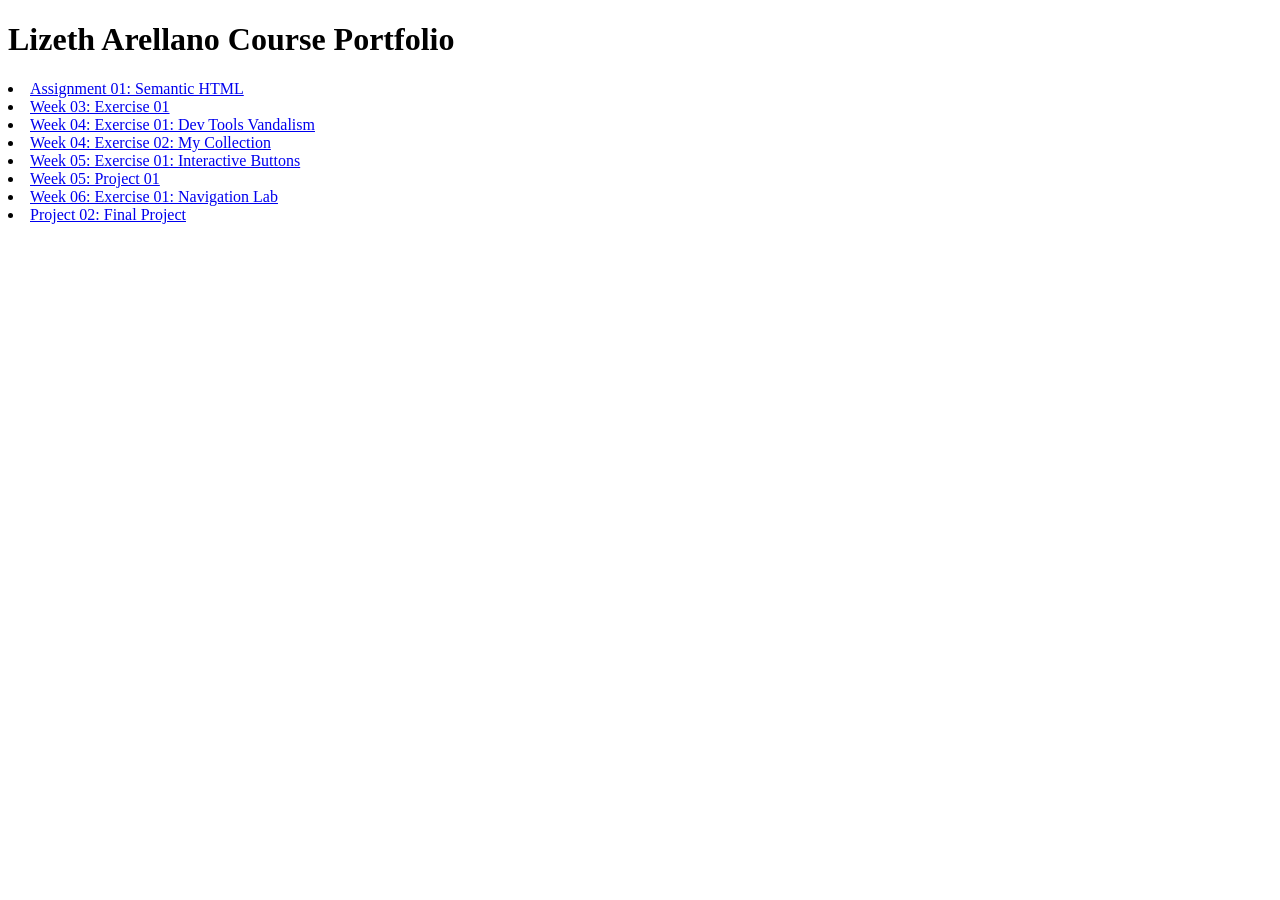
<file: index.html>
<!DOCTYPE html>
<html lang="en">
<head>
    <meta charset="UTF-8">
    <meta name="viewport" content="width=device-width, initial-scale=1.0">
    <title>Lizeth Arellano - Main Course Homepage</title>
</head>
<body>
    <h1>Lizeth Arellano Course Portfolio</h1>
   <li> <a href="https://github.com/lizarellano1618/Lizeth-Arellano-Course-Portfolio/tree/main/assignment-01">Assignment 01: Semantic HTML</a>
    </li>
    <li> <a href="https://github.com/lizarellano1618/Lizeth-Arellano-Course-Portfolio/tree/main/week-03-exercise-01">Week 03: Exercise 01</a></li>
    <li> <a href="https://github.com/lizarellano1618/Lizeth-Arellano-Course-Portfolio/tree/main/week-04-exercise-01">Week 04: Exercise 01: Dev Tools Vandalism</a></li>
    <li> <a href="https://github.com/lizarellano1618/Lizeth-Arellano-Course-Portfolio/tree/main/week-04-exercise-02">Week 04: Exercise 02: My Collection</a></li>
    <li> <a href="https://github.com/lizarellano1618/Lizeth-Arellano-Course-Portfolio/tree/main/week-05-exercise-01">Week 05: Exercise 01: Interactive Buttons</a></li>
    <li> <a href="https://github.com/lizarellano1618/Lizeth-Arellano-Course-Portfolio/tree/main/project-01">Week 05: Project 01</a></li>
    <li> <a href="https://github.com/lizarellano1618/Lizeth-Arellano-Course-Portfolio/tree/main/week-06-exercise-01">Week 06: Exercise 01: Navigation Lab</a></li>
    <li> <a href="https://github.com/lizarellano1618/Lizeth-Arellano-Course-Portfolio/tree/main/project-02">Project 02: Final Project</a>
    </li>
</body>
</html>
</file>
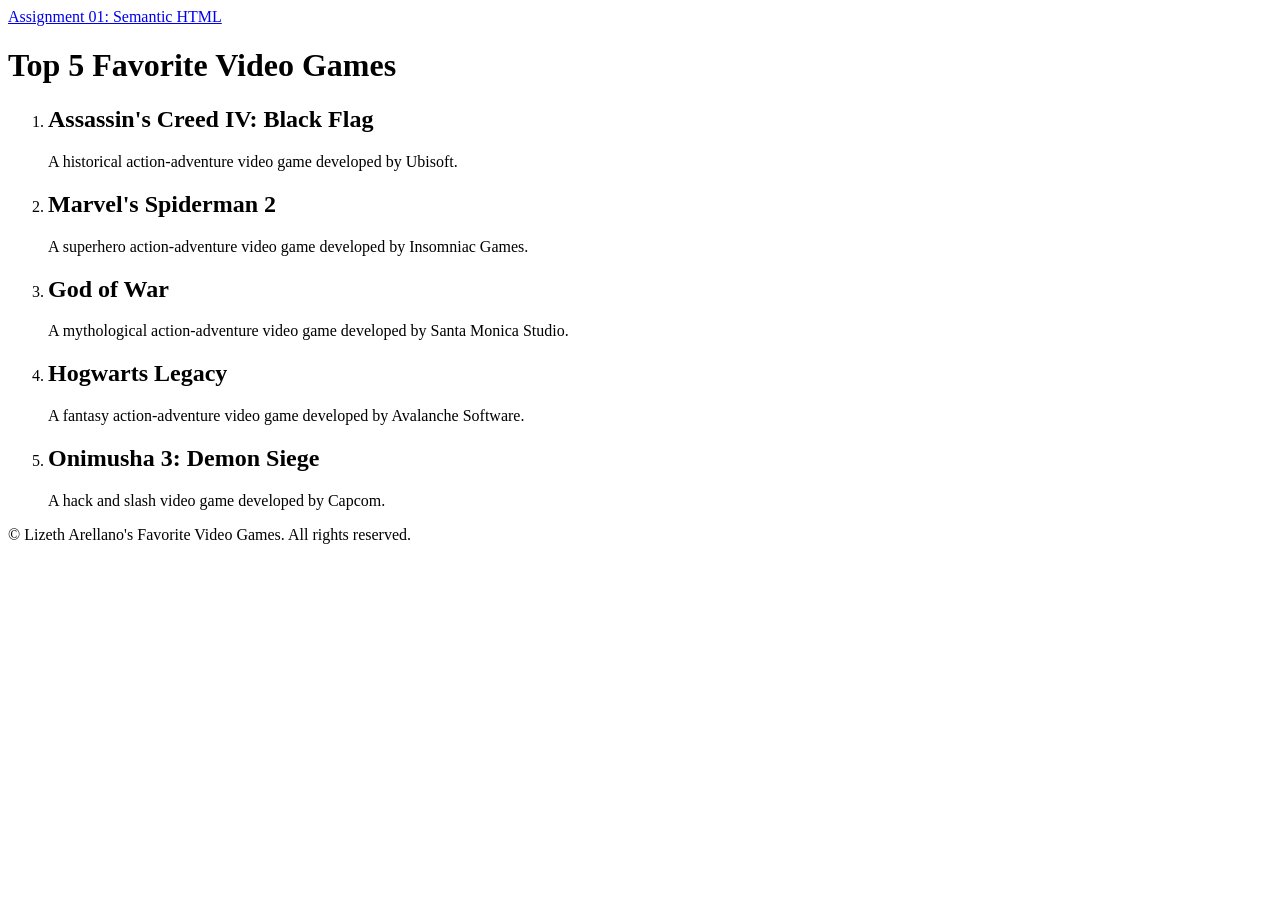
<file: assignment-01/index.html>
<!DOCTYPE html>
<html lang="en">
<head>
    <meta charset="UTF-8">
    <meta name="viewport" content="width=device-width, initial-scale=1.0">
    <title>Top 5 Favorite Video Games</title>
</head>
<body>
    <a href="assigment-01/">Assignment 01: Semantic HTML</a>
    <h1>Top 5 Favorite Video Games</h1>
    <ol>
        <li>
            <h2>Assassin's Creed IV: Black Flag</h2>
            <p>A historical action-adventure video game developed by Ubisoft.</p>
        </li>
        <li>
            <h2>Marvel's Spiderman 2</h2>
            <p>A superhero action-adventure video game developed by Insomniac Games.</p>
        </li>
        <li>
            <h2>God of War</h2>
            <p>A mythological action-adventure video game developed by Santa Monica Studio.</p>
        </li>
        <li>
            <h2>Hogwarts Legacy</h2>
            <p>A fantasy action-adventure video game developed by Avalanche Software.</p>
        </li>
        <li>
            <h2>Onimusha 3: Demon Siege</h2>
            <p>A hack and slash video game developed by Capcom.</p>
        </li>
    </ol>
    <footer>
        <p>&copy; Lizeth Arellano's Favorite Video Games. All rights reserved.</p>
    </footer>
</body>
</html>
</file>
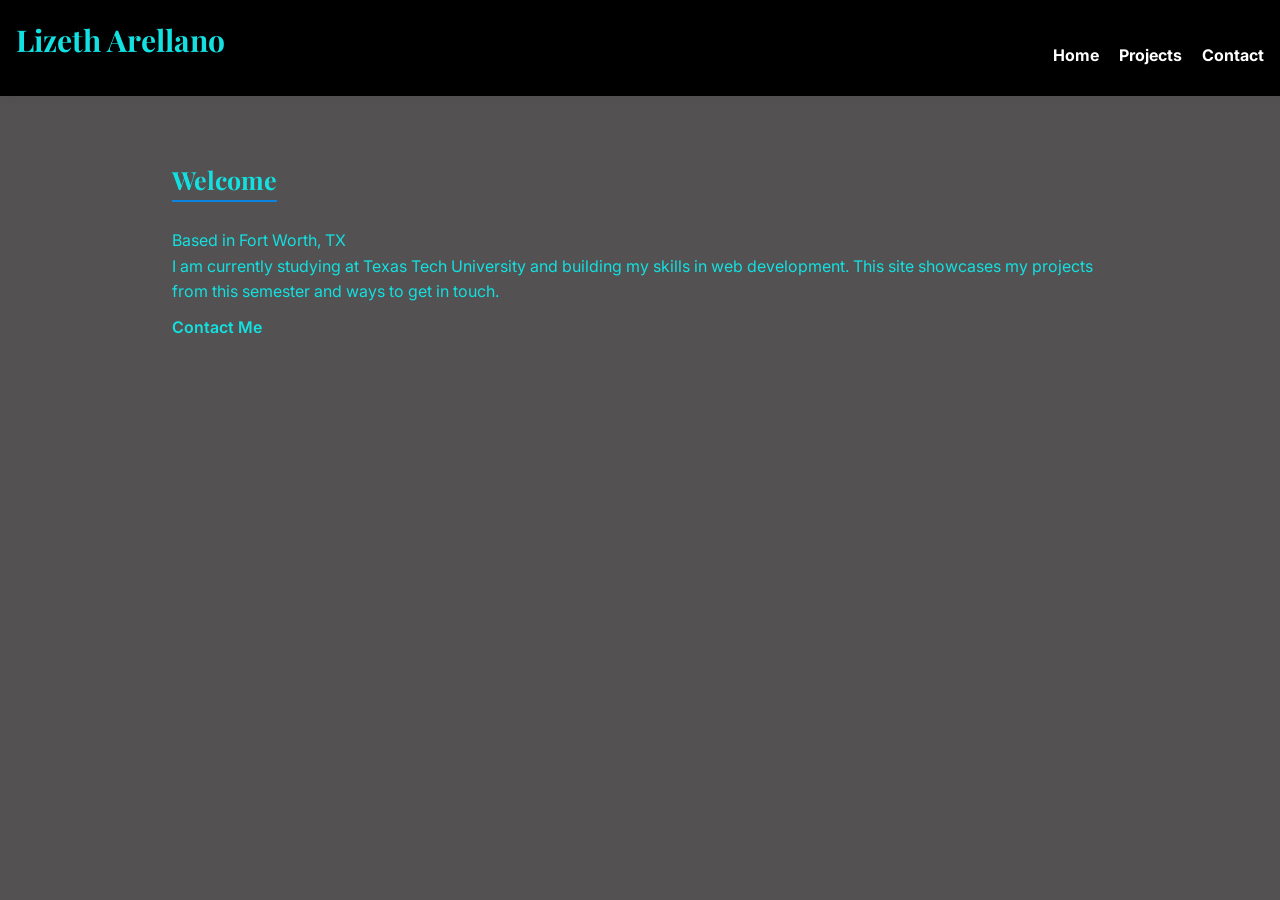
<file: project-02/index.html>
<!DOCTYPE html>
<html lang="en">
<head>
    <meta charset="UTF-8">
    <meta name="viewport" content="width=device-width, initial-scale=1.0">
    <title>Lizeth Arellano</title>

    <link rel="stylesheet" href="style.css">
    <link href="https://fonts.googleapis.com/css2?family=Inter:wght@400;700&family=Playfair+Display:wght@700&display=swap" rel="stylesheet">
</head>

<body>

<header>
    <h1>Lizeth Arellano</h1>
    <nav>
        <ul class="nav-list">
            <li><a href="index.html">Home</a></li>
            <li><a href="projects.html">Projects</a></li>
            <li><a href="contact.html">Contact</a></li>
        </ul>
    </nav>
</header>

<main>
    <section class="container">
        <h2>Welcome</h2>
        <p class="location">Based in Fort Worth, TX</p>

        <p>
            I am currently studying at Texas Tech University and building my skills in web development.
            This site showcases my projects from this semester and ways to get in touch.
        </p>

        <a href="contact.html" class="contact-link">Contact Me</a>
    </section>
</main>


</body>
</html>
</file>
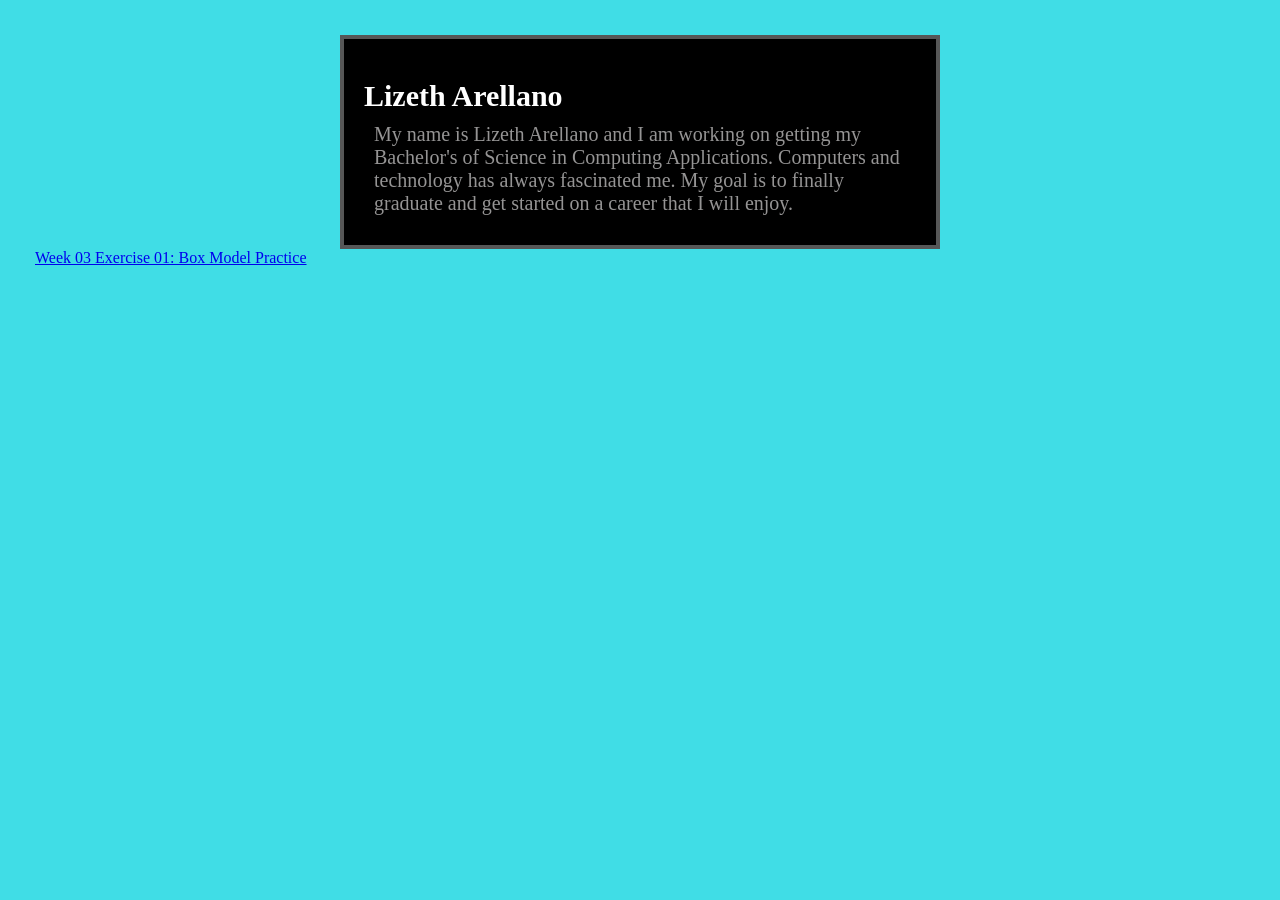
<file: week-03-exercise-01/index.html>
<!DOCTYPE html>
<html lang="en">
<head>
    <title>Lizeth Arellano</title> <link rel="stylesheet" href="style.css"> 
</head>
<body>
    <div class="card   "> <h1>Lizeth Arellano</h1>
    <p>My name is Lizeth Arellano and I am working on getting my Bachelor's of Science in Computing Applications. Computers and technology has always fascinated me. 
        My goal is to finally graduate and get started on a career that I will enjoy.</p>
        </div>
        <a href="https://github.com/lizarellano1618/Lizeth-Arellano-Course-Portfolio/tree/main/week-03-exercise-01">Week 03 Exercise 01: Box Model Practice</a>
</body>
</html>
</file>
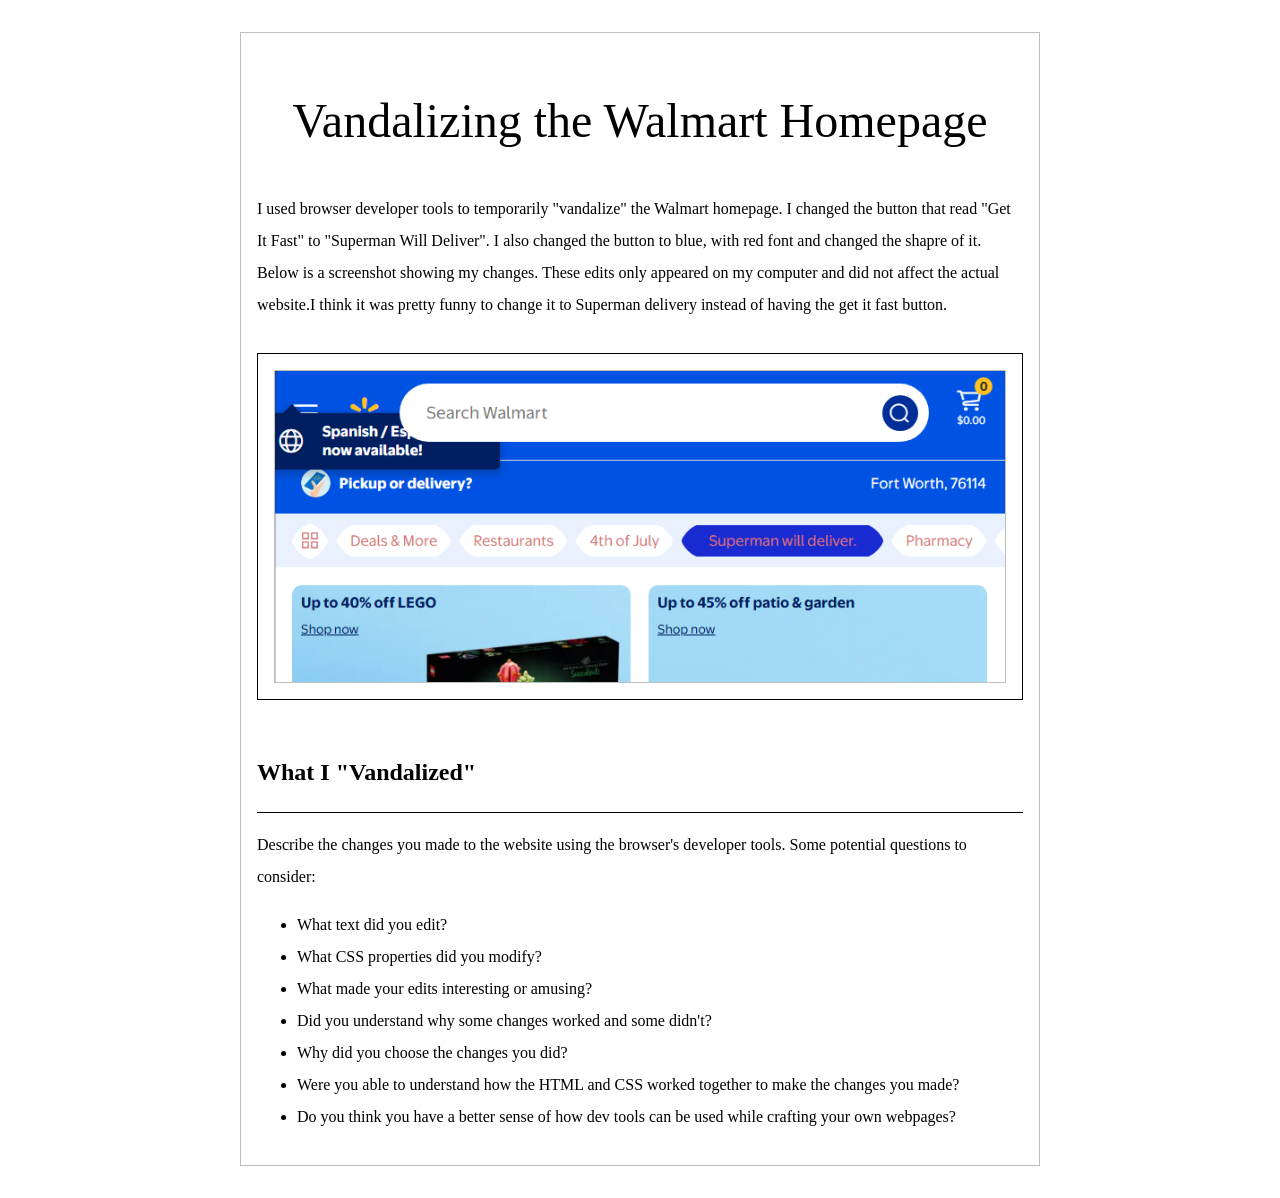
<file: week-04-exercise-01/index.html>
<!DOCTYPE html>
<html lang="en">

<head>
    <meta charset="UTF-8" />
    <meta name="viewport" content="width=device-width, initial-scale=1.0" />
    <title>Week 04 Exercise 01 - My Dev Tools Vandalism</title>
    <link rel="stylesheet" href="./style.css" />
</head>

<body>
    <main>
        <h1>Vandalizing the Walmart Homepage</h1>
        <p>
            I used browser developer tools to temporarily "vandalize" the Walmart homepage. I changed the button that read "Get It Fast" to 
            "Superman Will Deliver". I also changed the button to blue, with red font and changed the shapre of it. Below is a screenshot showing my changes. These edits only appeared on my computer and did not affect the actual website.I think it was pretty funny to change it to Superman delivery instead of having the get it fast button. 
        </p>
        <div class="screenshot-container">
            <!-- 
                IMPORTANT: Update the src attribute below to match your screenshot filename.
                Example: If your screenshot is named "apple-dot-com-but-with-papyrus-font.png", change the line to:
                src="./apple-dot-com-but-with-papyrus-font.png"
            -->
            <img src="superman-delivery-from-walmart.png" alt="Screenshot of the webpage I vandalized" />
        </div>
        <h2>What I "Vandalized"</h2>
        <p>
            Describe the changes you made to the website using the browser's developer tools. Some potential questions
            to consider:
        <ul>
            <li>What text did you edit?</li>
            <li>What CSS properties did you modify?</li>
            <li>What made your edits interesting or amusing?</li>
            <li>Did you understand why some changes worked and some didn't?</li>
            <li>Why did you choose the changes you did?</li>
            <li>Were you able to understand how the HTML and CSS worked together to make the changes you made?</li>
            <li>Do you think you have a better sense of how dev tools can be used while crafting your own webpages?</li>
        </ul>
        </p>
    </main>
</body>

</html>
</file>
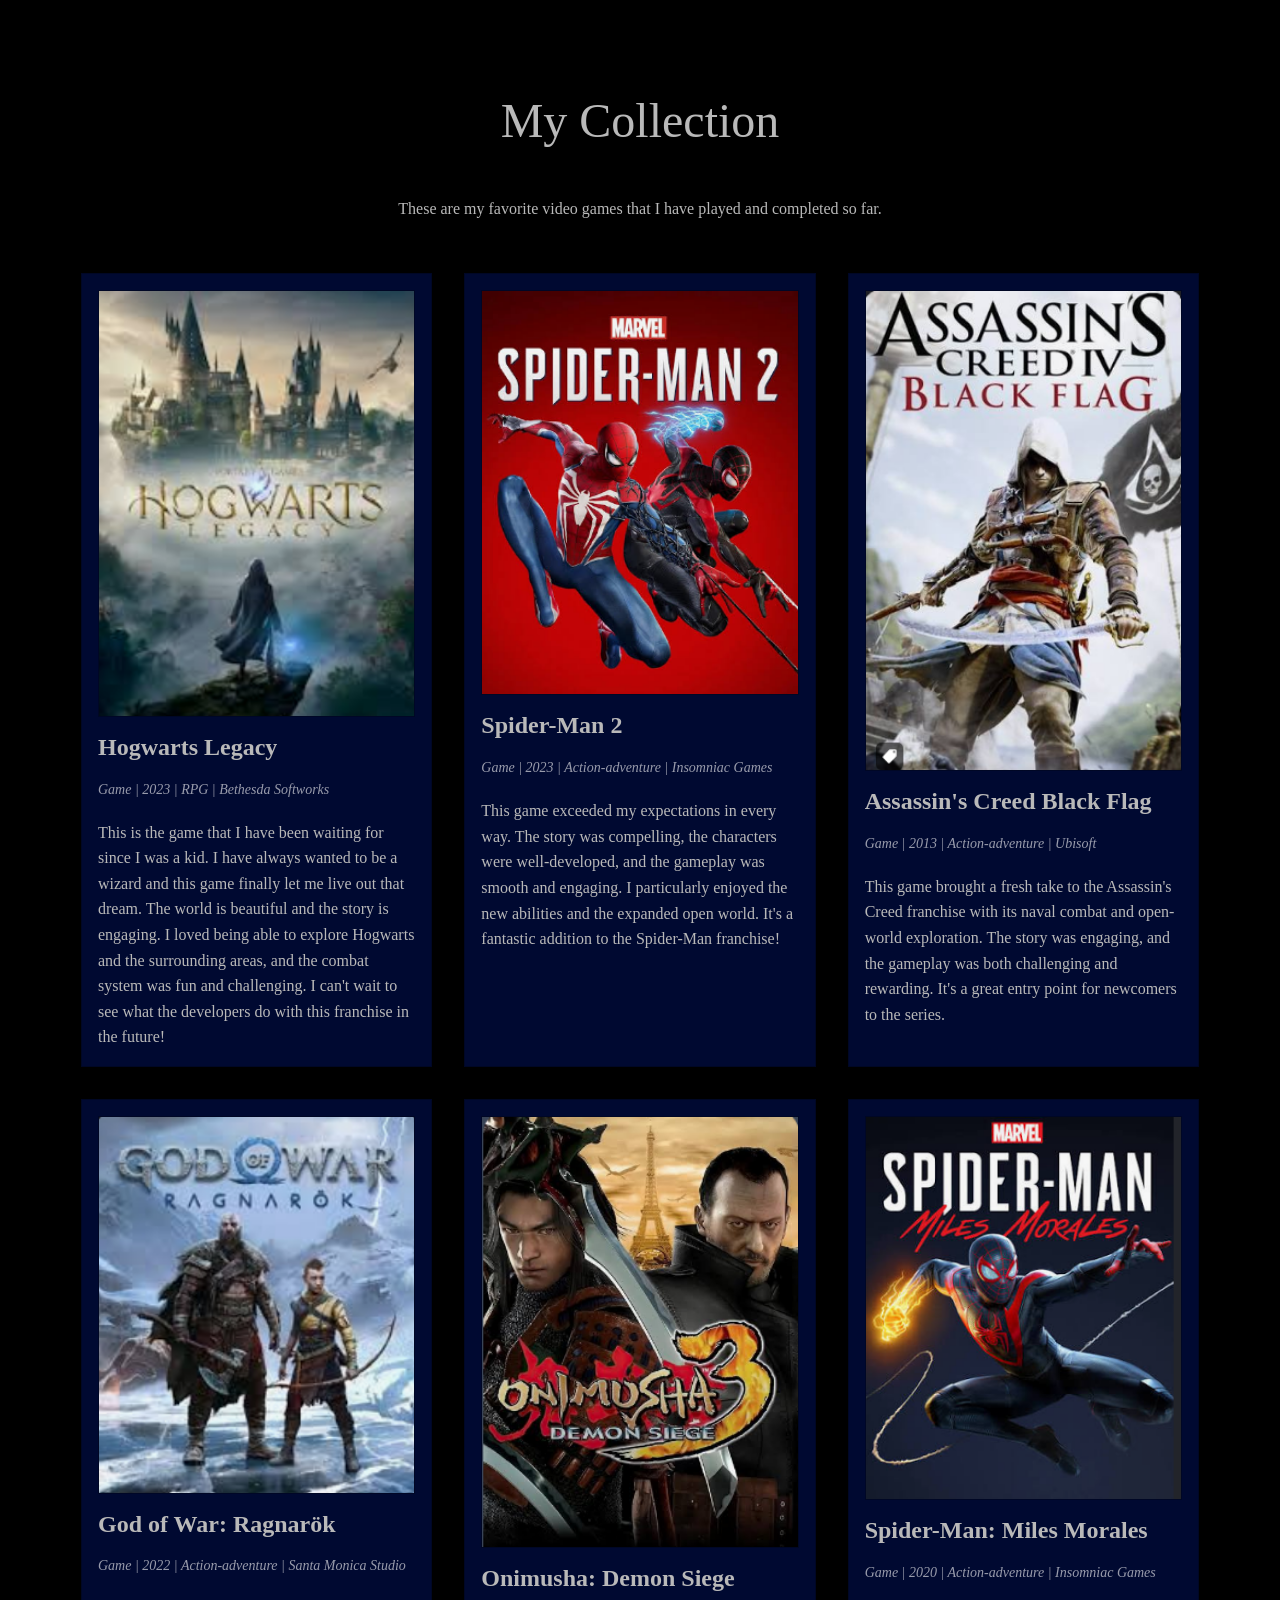
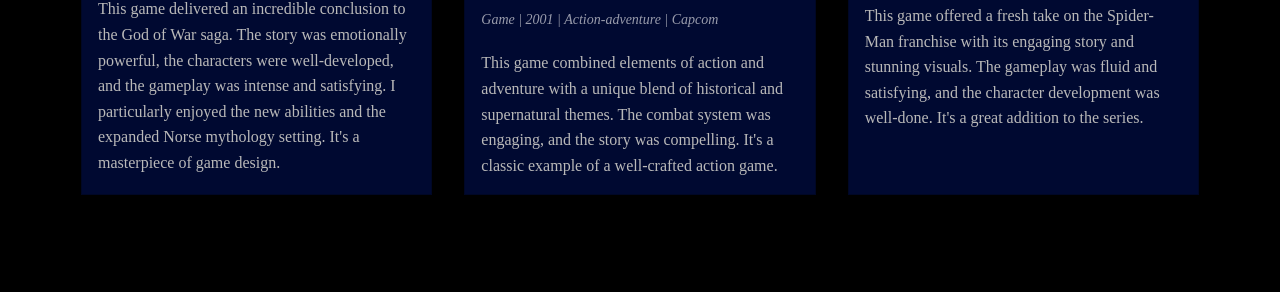
<file: week-04-exercise-02/index.html>
<!DOCTYPE html>
<html lang="en">

<head>
    <meta charset="UTF-8" />
    <meta name="viewport" content="width=device-width, initial-scale=1.0" />
    <title>Week 04 Exercise 02 - My Favorite Video Games</title>
    <link rel="stylesheet" href="./style.css" />
</head>

<body>
    <main>
        <h1>My Collection</h1>
        <!-- 
            SAMPLE OVERVIEW TEXT
            Replace this entire paragraph with your own description.
            How do you think about your collection? Write that out here.
            P.S. Please use your own words. Be yourself.
        -->
        <p>
            These are my favorite video games that I have played and completed so far.
        </p>

        <div class="collection-grid">

            <!-- 
                SAMPLE CARD 1
                Replace this entire card with your own item.
                Keep the same structure: image, title, details, description.
            -->
            <div class="collection-card">
                <img src="hogwarts-legacy.png" alt="Hogwarts Legacy" />
                <h2>Hogwarts Legacy</h2>
                <p class="details">Game | 2023 | RPG | Bethesda Softworks</p>
                <p class="description">
                    This is the game that I have been waiting for since I was a kid. I have always wanted to be a wizard and this game finally let me live out that dream. The world is beautiful and the story is engaging. I loved being able to explore Hogwarts and the surrounding areas, and the combat system was fun and challenging. I can't wait to see what the developers do with this franchise in the future!
                </p>
            </div>

            <!-- 
                SAMPLE CARD 2
                Replace this entire card with your own item.
                Notice the structure is identical to Sample Card 1.
            -->
            <div class="collection-card">
                <img src="spiderman-02.png" alt="Spider-Man 2" />
                <h2>Spider-Man 2</h2>
                <p class="details">Game | 2023 | Action-adventure | Insomniac Games</p>
                <p class="description">
                    This game exceeded my expectations in every way. The story was compelling, the characters were well-developed, and the gameplay was smooth and engaging. I particularly enjoyed the new abilities and the expanded open world. It's a fantastic addition to the Spider-Man franchise!
                </p>
            </div>

            <!-- 
                PLACEHOLDER CARD 3
                Complete this card by adding your image, title, details, and description.
            -->
            <div class="collection-card">
                <img src="assassins-creed-black-flag.png" alt="Assassin's Creed Black Flag" />
                <h2>Assassin's Creed Black Flag</h2>
                <p class="details">Game | 2013 | Action-adventure | Ubisoft</p>
                <p class="description">
                    This game brought a fresh take to the Assassin's Creed franchise with its naval combat and open-world exploration. The story was engaging, and the gameplay was both challenging and rewarding. It's a great entry point for newcomers to the series.
                </p>
            </div>

            <!-- 
                PLACEHOLDER CARD 4
                Complete this card by adding your image, title, details, and description.
            -->
            <div class="collection-card">
                <img src="god-of-war-ragnarok.png" alt="God of War: Ragnarök" />
                <h2>God of War: Ragnarök</h2>
                <p class="details">Game | 2022 | Action-adventure | Santa Monica Studio</p>
                <p class="description">
                    This game delivered an incredible conclusion to the God of War saga. The story was emotionally powerful, the characters were well-developed, and the gameplay was intense and satisfying. I particularly enjoyed the new abilities and the expanded Norse mythology setting. It's a masterpiece of game design.
                </p>
            </div>

            <!-- 
                PLACEHOLDER CARD 4
                Complete this card by adding your image, title, details, and description.
            -->
            <div class="collection-card">
                <img src="onimusha-demon-siege.png" alt="Onimusha Demon Siege" />
                <h2>Onimusha: Demon Siege</h2>
                <p class="details">Game | 2001 | Action-adventure | Capcom</p>
                <p class="description">
                    This game combined elements of action and adventure with a unique blend of historical and supernatural themes. The combat system was engaging, and the story was compelling. It's a classic example of a well-crafted action game.
                </p>
            </div>

            <!-- 
                PLACEHOLDER CARD 5
                Complete this card by adding your image, title, details, and description.
            -->
            <div class="collection-card">
                <img src="spiderman-miles-morales.png" alt="Spider-Man: Miles Morales" />
                <h2>Spider-Man: Miles Morales</h2>
                <p class="details">Game | 2020 | Action-adventure | Insomniac Games</p>
                <p class="description">
                    This game offered a fresh take on the Spider-Man franchise with its engaging story and stunning visuals. The gameplay was fluid and satisfying, and the character development was well-done. It's a great addition to the series.
                </p>
            </div>

    
            </div>
        </div>
    </main>
</body>

</html>
</file>
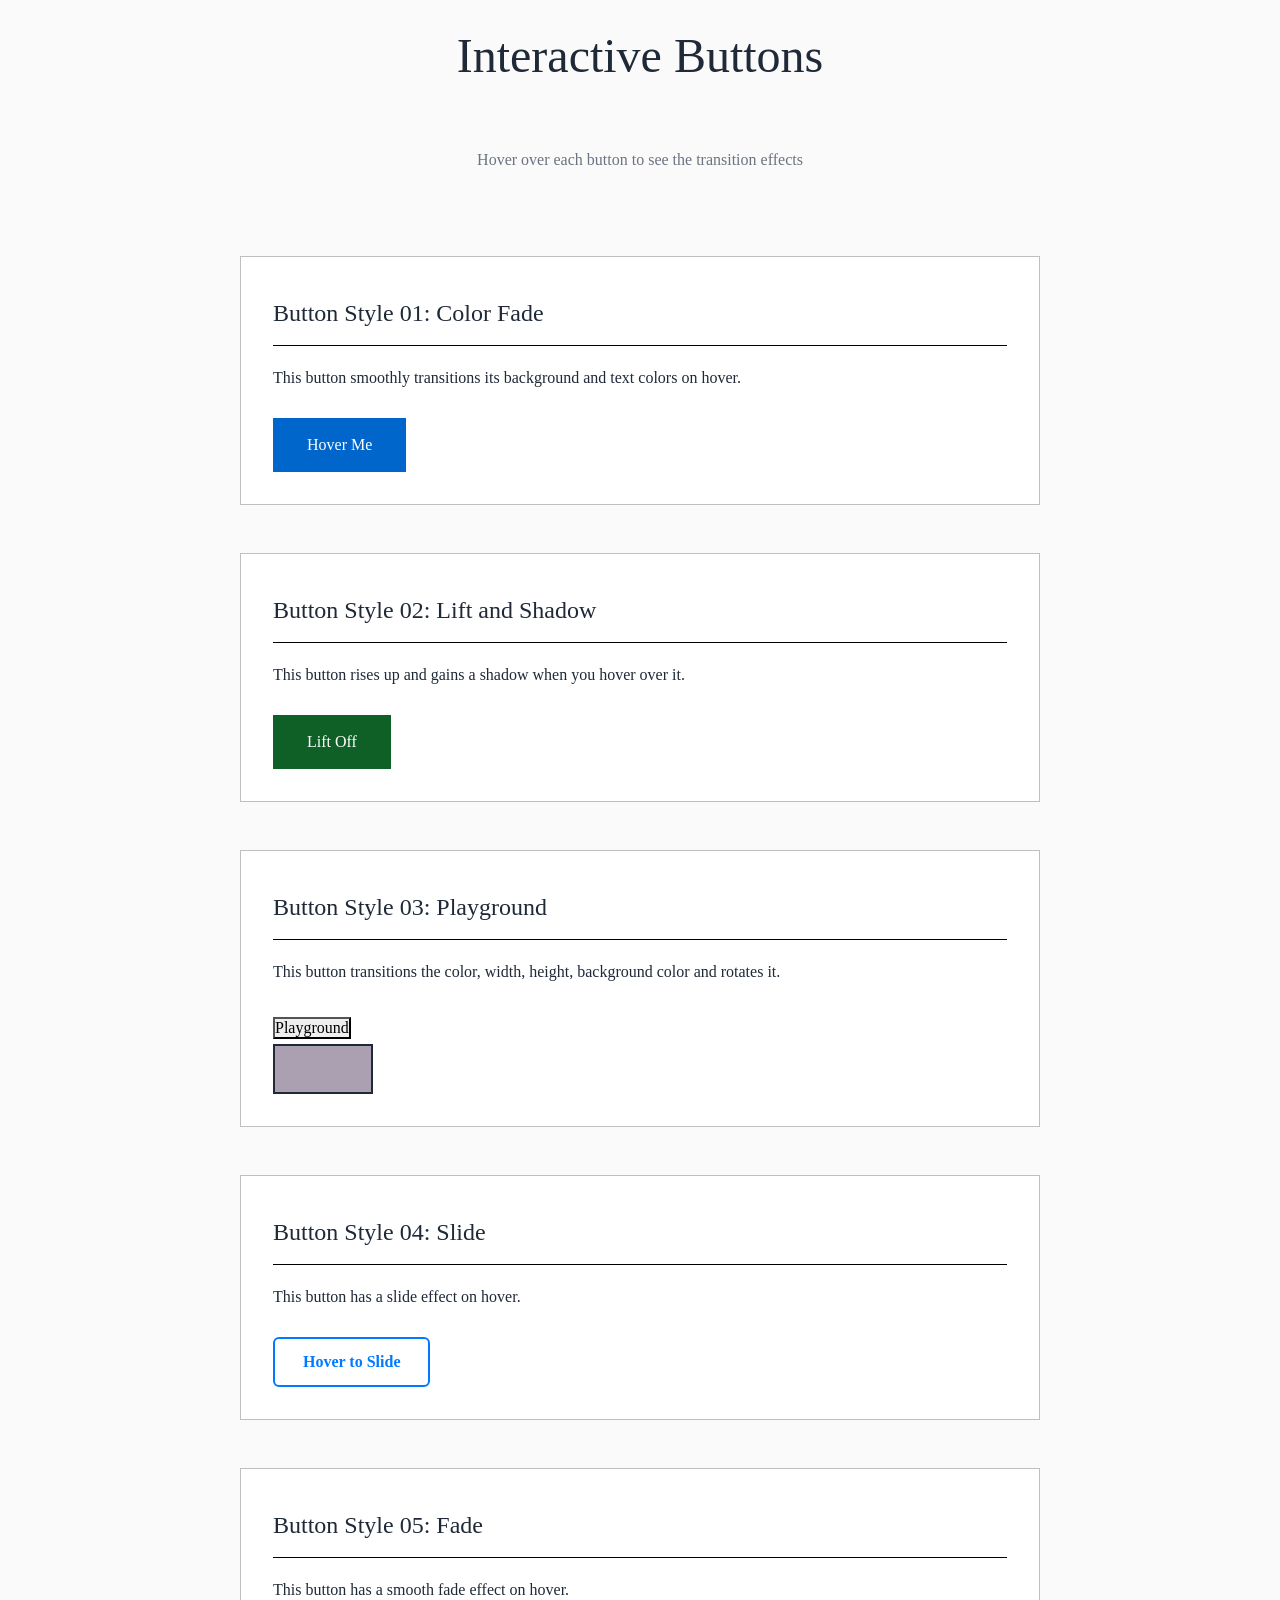
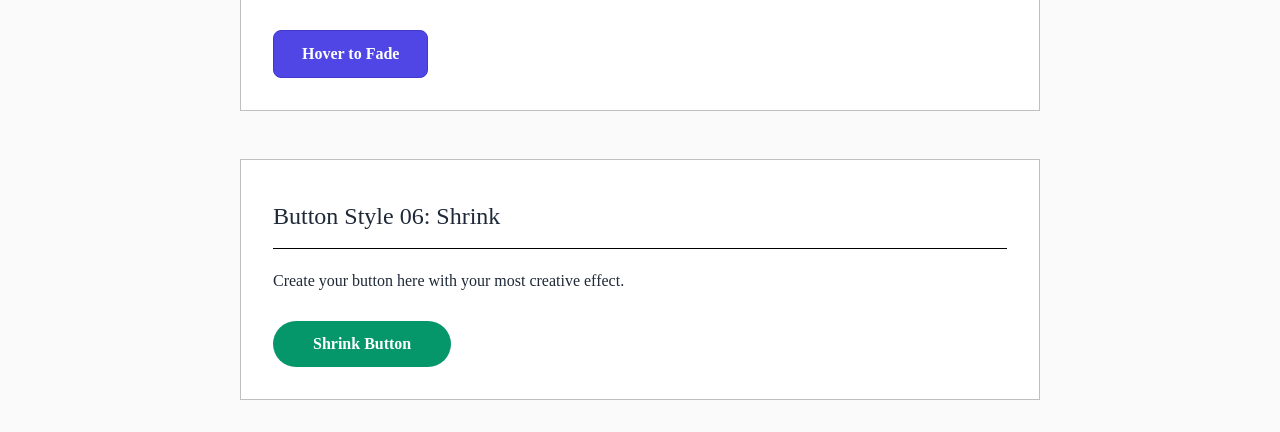
<file: week-05-exercise-01/index.html>
<!DOCTYPE html>
<html lang="en">

<head>
    <meta charset="UTF-8">
    <meta name="viewport" content="width=device-width, initial-scale=1.0">
    <title>Exercises Week 05 Exercise 01: Interactive Buttons</title>
    <link rel="stylesheet" href="./style.css">
</head>

<body>
    <div class="container">
        <h1>Interactive Buttons</h1>
        <p class="subtitle">Hover over each button to see the transition effects</p>

        <section class="button-section">
            <h2>Button Style 01: Color Fade</h2>
            <p>This button smoothly transitions its background and text colors on hover.</p>
            <button class="button-01">Hover Me</button>
        </section>


        <section class="button-section">
            <h2>Button Style 02: Lift and Shadow</h2>
            <p>This button rises up and gains a shadow when you hover over it.</p>
            <button class="button-02">Lift Off</button>
        </section>

        <section class="button-section">
            <h2>Button Style 03: Playground</h2>
            <p>This button transitions the color, width, height, background color and rotates it.</p>
            <button class="button-03">Playground</button>
            <div class="box"></div>
        </section>

        <section class="button-section">
            <h2>Button Style 04: Slide</h2>
            <p>This button has a slide effect on hover.</p>
            <button class="slide-button">Hover to Slide</button>
        </section>

        <section class="button-section">
            <h2>Button Style 05: Fade</h2>
            <p>This button has a smooth fade effect on hover.</p>
            <button class="fade-button">Hover to Fade</button>
        </section>

        <section class="button-section">
            <h2>Button Style 06: Shrink</h2>
            <p>Create your button here with your most creative effect.</p>
            <button class="shrink-button">Shrink Button</button>
        </section>
    </div>
</body>

</html>
</file>
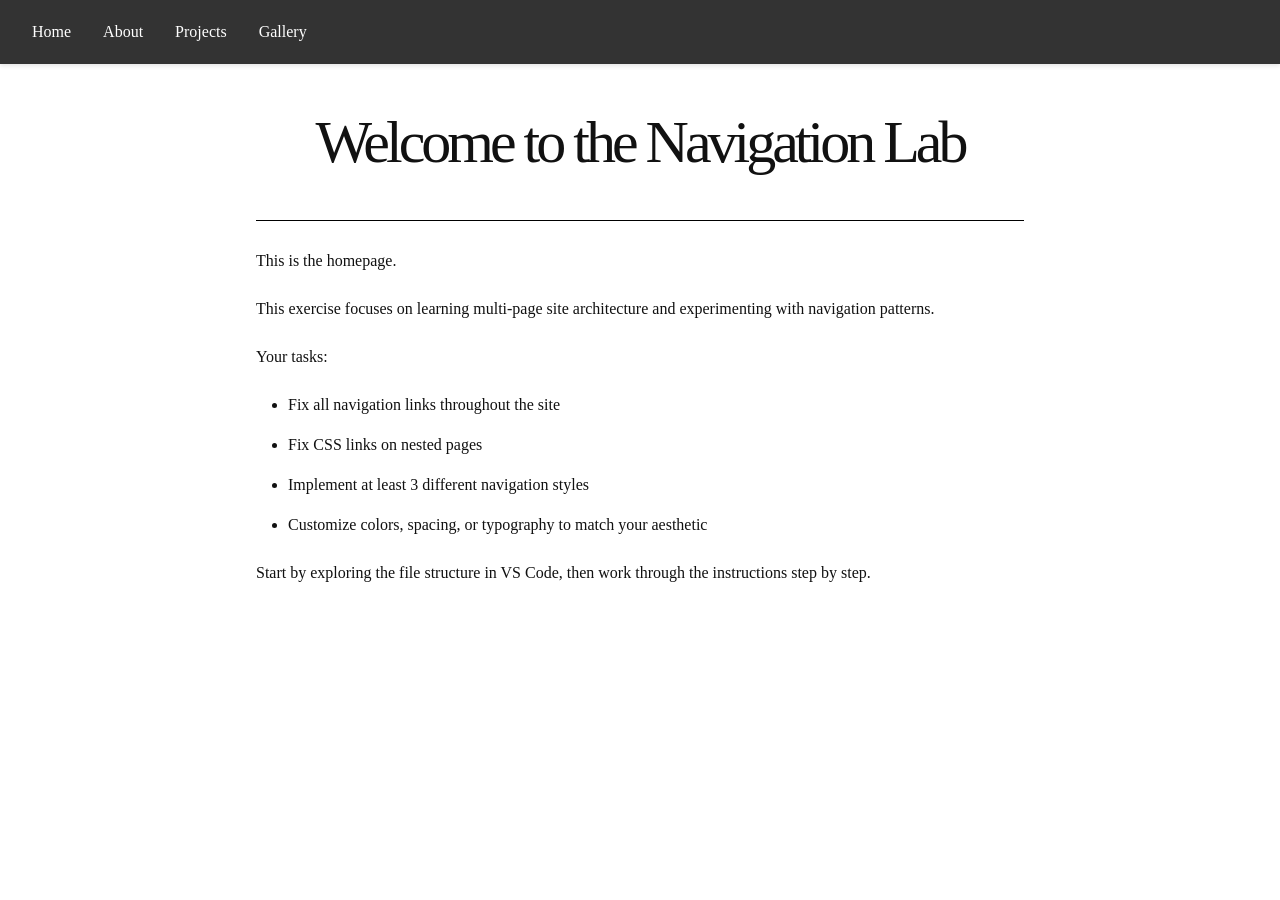
<file: week-06-exercise-01/index.html>
<!DOCTYPE html>
<html lang="en">

<head>
  <meta charset="UTF-8">
  <meta name="viewport" content="width=device-width, initial-scale=1.0">
  <title>Navigation Lab - Home</title>
  <link rel="stylesheet" href="css/style.css">
</head>

<body>

  <nav class="nav-horizontal">
    <ul>
      <li><a href="index.html">Home</a></li>
      <li><a href="about.html">About</a></li>
      <li><a href="projects/index.html">Projects</a></li>
      <li><a href="gallery/index.html">Gallery</a></li>
    </ul>
  </nav>

  <main>
    <h1>Welcome to the Navigation Lab</h1>

    <p>This is the homepage.</p>
    <p>This exercise focuses on learning multi-page site architecture and experimenting with navigation patterns.</p>

    <p>Your tasks:</p>
    <ul>
      <li>Fix all navigation links throughout the site</li>
      <li>Fix CSS links on nested pages</li>
      <li>Implement at least 3 different navigation styles</li>
      <li>Customize colors, spacing, or typography to match your aesthetic</li>
    </ul>

    <p>Start by exploring the file structure in VS Code, then work through the instructions step by step.</p>
  </main>

</body>

</html>
</file>
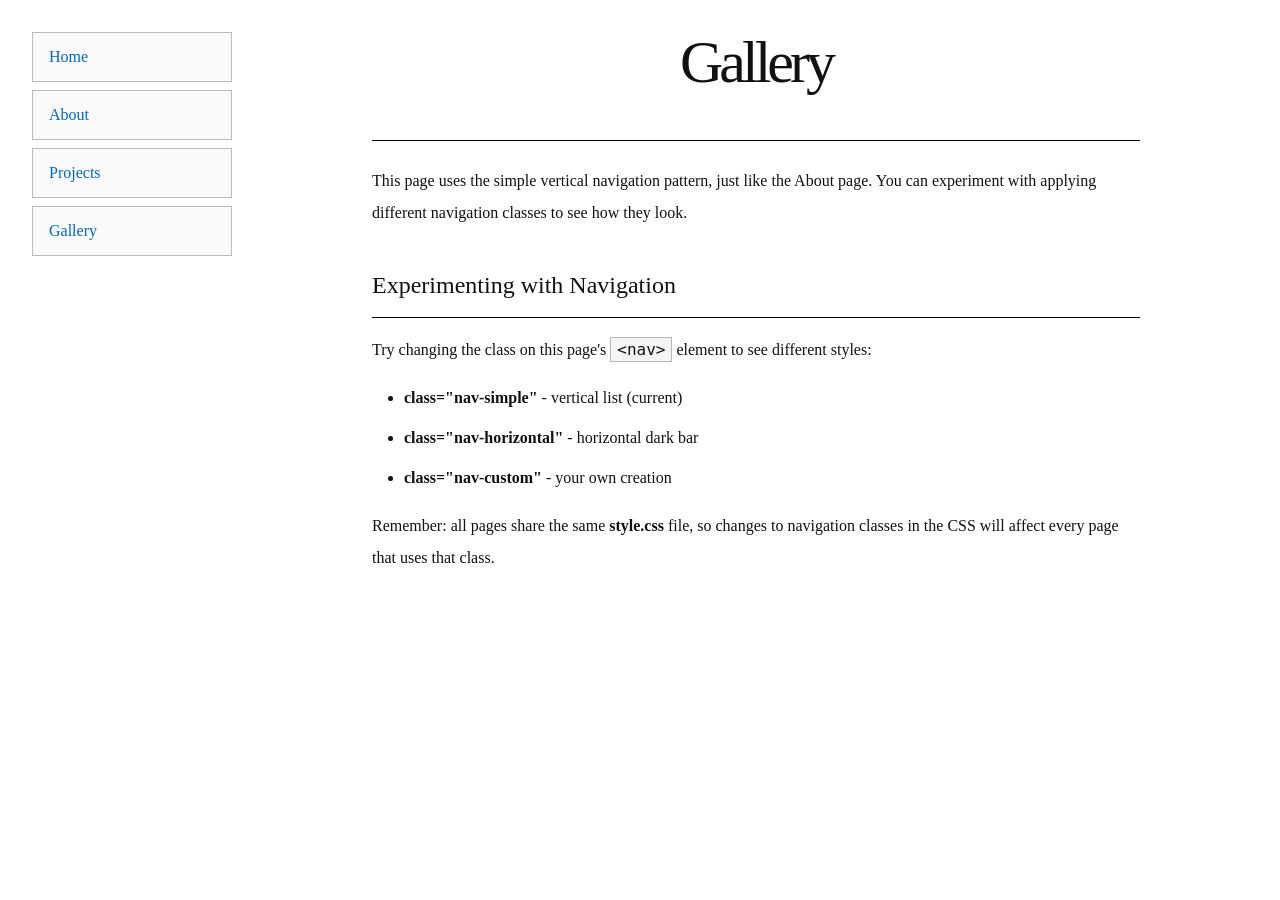
<file: week-06-exercise-01/gallery/index.html>
<!DOCTYPE html>
<html lang="en">

<head>
  <meta charset="UTF-8">
  <meta name="viewport" content="width=device-width, initial-scale=1.0">
  <title>Navigation Lab - Gallery</title>
  <link rel="stylesheet" href="../css/style.css">
</head>

<body>

  <nav class="nav-simple">
    <ul>
      <li><a href="../index.html">Home</a></li>
      <li><a href="../about.html">About</a></li>
      <li><a href="../projects/index.html">Projects</a></li>
      <li><a href="index.html">Gallery</a></li>
    </ul>
  </nav>

  <main>
    <h1>Gallery</h1>

    <p>This page uses the simple vertical navigation pattern, just like the About page. You can experiment with applying
      different navigation classes to see how they look.</p>

    <h2>Experimenting with Navigation</h2>

    <p>Try changing the class on this page's <code>&lt;nav&gt;</code> element to see different styles:</p>

    <ul>
      <li><strong>class="nav-simple"</strong> - vertical list (current)</li>
      <li><strong>class="nav-horizontal"</strong> - horizontal dark bar</li>
      <li><strong>class="nav-custom"</strong> - your own creation</li>
    </ul>

    <p>Remember: all pages share the same <strong>style.css</strong> file, so changes to navigation classes in the CSS
      will affect every page that uses that class.</p>
  </main>

</body>

</html>
</file>
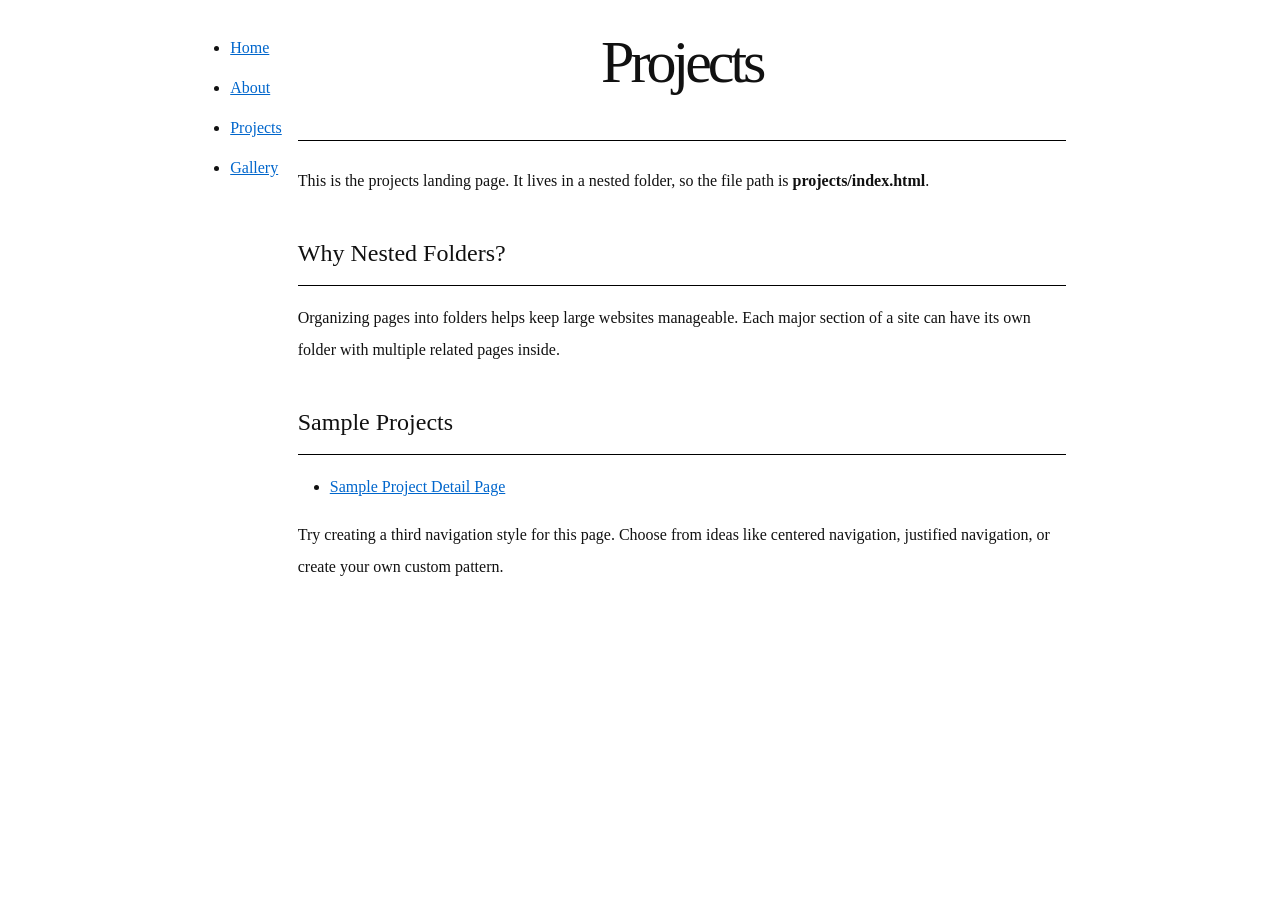
<file: week-06-exercise-01/projects/index.html>
<!DOCTYPE html>
<html lang="en">

<head>
  <meta charset="UTF-8">
  <meta name="viewport" content="width=device-width, initial-scale=1.0">
  <title>Navigation Lab - Projects</title>
  <link rel="stylesheet" href="../css/style.css">
</head>

<body>

  <nav>
    <ul>
      <li><a href="../index.html">Home</a></li>
      <li><a href="../about.html">About</a></li>
      <li><a href="index.html">Projects</a></li>
      <li><a href="../gallery/index.html">Gallery</a></li>
    </ul>
  </nav>

  <main>
    <h1>Projects</h1>

    <p>This is the projects landing page. It lives in a nested folder, so the file path is
      <strong>projects/index.html</strong>.
    </p>

    <h2>Why Nested Folders?</h2>

    <p>Organizing pages into folders helps keep large websites manageable. Each major section of a site can have its own
      folder with multiple related pages inside.</p>

    <h2>Sample Projects</h2>

    <ul>
      <li><a href="project-detail.html">Sample Project Detail Page</a></li>
    </ul>

    <p>Try creating a third navigation style for this page. Choose from ideas like centered navigation, justified
      navigation, or create your own custom pattern.</p>
  </main>

</body>

</html>
</file>
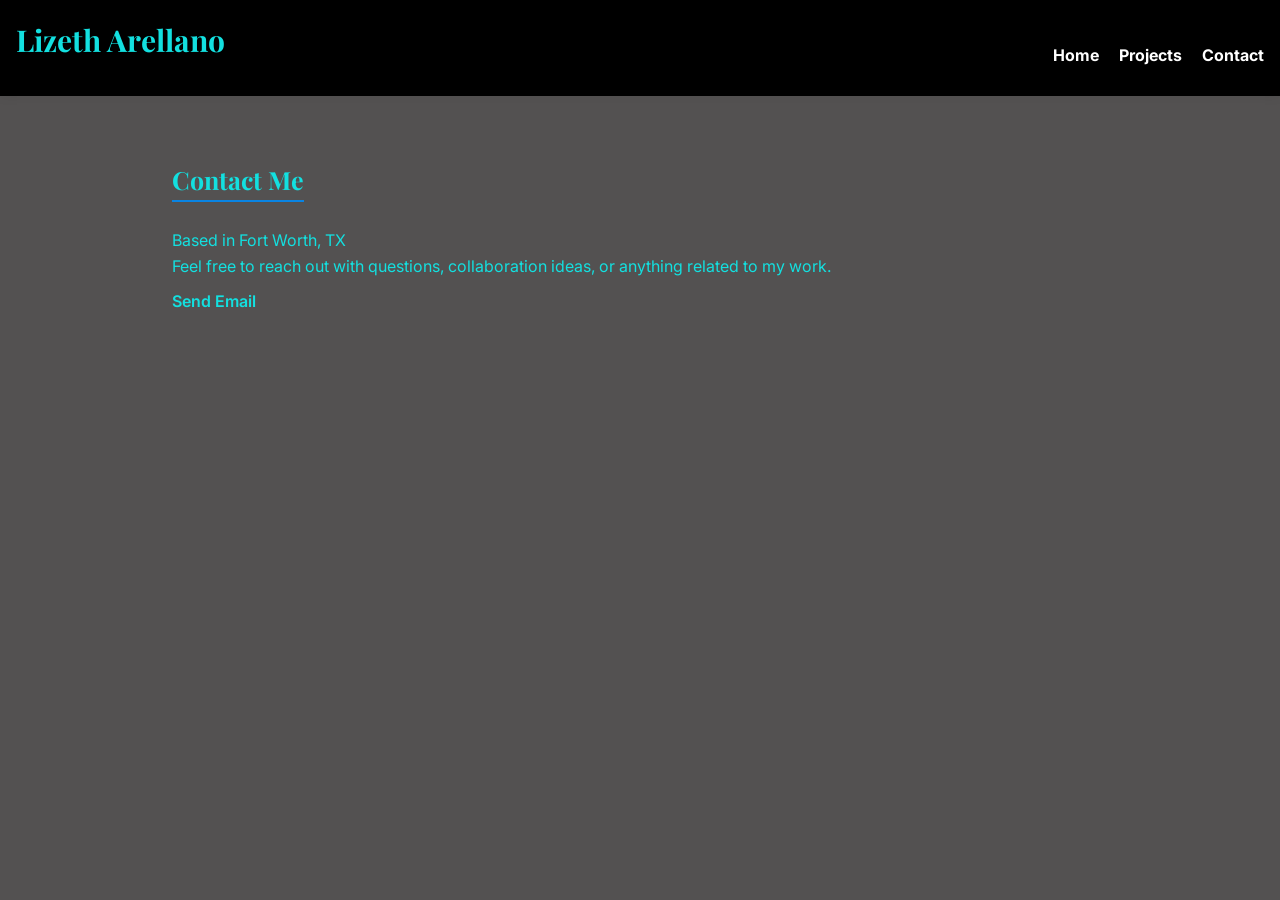
<file: project-02/contact.html>
<!DOCTYPE html>
<html lang="en">
<head>
    <meta charset="UTF-8">
    <meta name="viewport" content="width=device-width, initial-scale=1.0">
    <title>Contact – Lizeth Arellano</title>

    <link rel="stylesheet" href="style.css">
    <link href="https://fonts.googleapis.com/css2?family=Inter:wght@400;700&family=Playfair+Display:wght@700&display=swap" rel="stylesheet">
</head>

<body>

<header>
    <h1>Lizeth Arellano</h1>
    <nav>
        <ul class="nav-list">
            <li><a href="index.html">Home</a></li>
            <li><a href="projects.html">Projects</a></li>
            <li><a href="contact.html">Contact</a></li>
        </ul>
    </nav>
</header>

<main>
    <section class="container">
        <h2>Contact Me</h2>

        <p class="location">Based in Fort Worth, TX</p>

        <p>
            Feel free to reach out with questions, collaboration ideas, or anything related to my work.
        </p>

        <a href="mailto:lizearel@ttu.edu" class="contact-link">Send Email</a>
    </section>
</main>


</body>
</html>
</file>
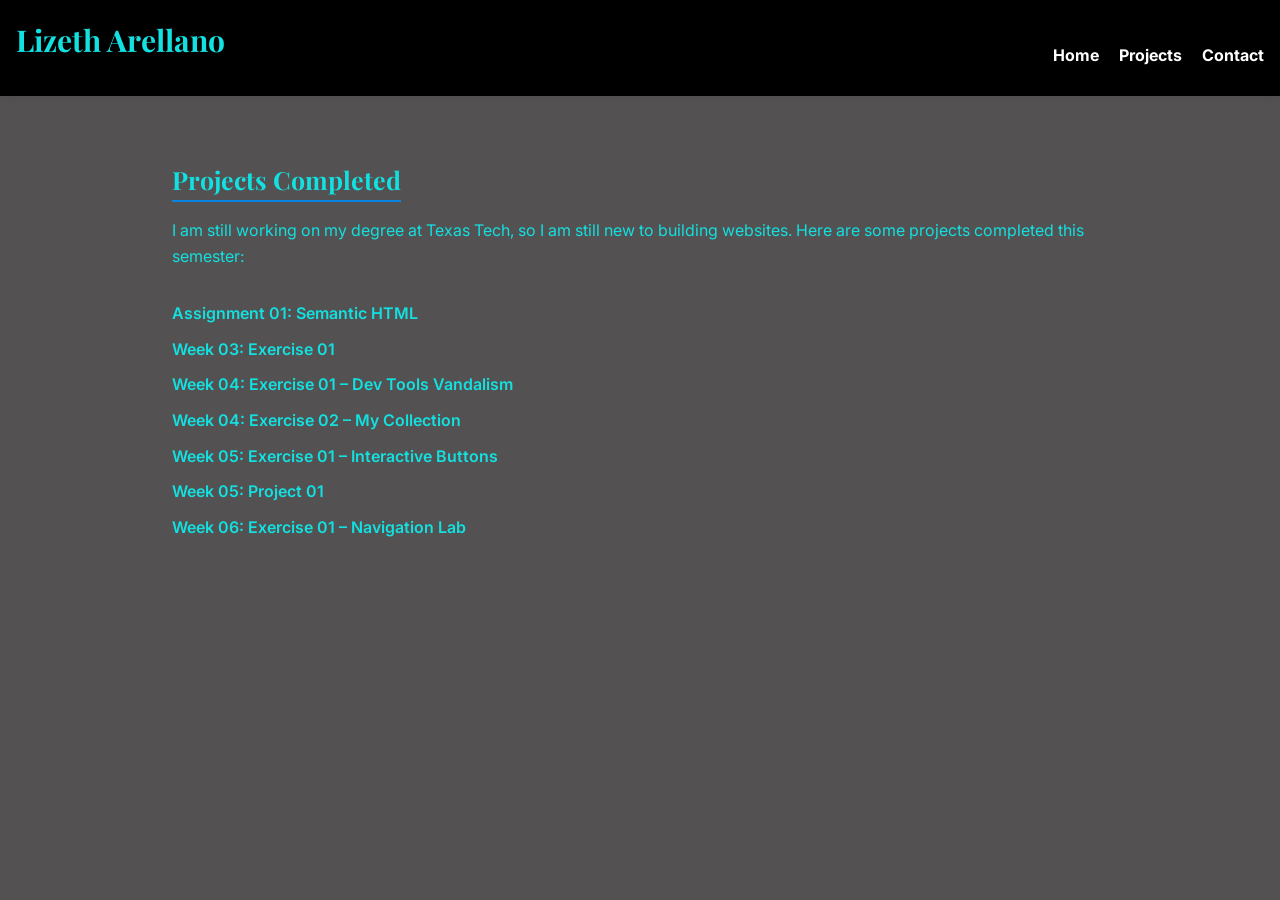
<file: project-02/projects.html>
<!DOCTYPE html>
<html lang="en">
<head>
    <meta charset="UTF-8">
    <meta name="viewport" content="width=device-width, initial-scale=1.0">
    <title>Projects – Lizeth Arellano</title>

    <link rel="stylesheet" href="style.css">
    <link href="https://fonts.googleapis.com/css2?family=Inter:wght@400;700&family=Playfair+Display:wght@700&display=swap" rel="stylesheet">
</head>

<body>

<header>
    <h1>Lizeth Arellano</h1>
    <nav>
        <ul class="nav-list">
            <li><a href="index.html">Home</a></li>
            <li><a href="projects.html">Projects</a></li>
            <li><a href="contact.html">Contact</a></li>
        </ul>
    </nav>
</header>

<main>
    <section class="container">
        <h2>Projects Completed</h2>
        <p>
            I am still working on my degree at Texas Tech, so I am still new to building websites.
            Here are some projects completed this semester:
        </p>

        <ul class="project-list">
            <li><a href="https://github.com/lizarellano1618/Lizeth-Arellano-Course-Portfolio/tree/main/assignment-01">Assignment 01: Semantic HTML</a></li>
            <li><a href="https://github.com/lizarellano1618/Lizeth-Arellano-Course-Portfolio/tree/main/week-03-exercise-01">Week 03: Exercise 01</a></li>
            <li><a href="https://github.com/lizarellano1618/Lizeth-Arellano-Course-Portfolio/tree/main/week-04-exercise-01">Week 04: Exercise 01 – Dev Tools Vandalism</a></li>
            <li><a href="https://github.com/lizarellano1618/Lizeth-Arellano-Course-Portfolio/tree/main/week-04-exercise-02">Week 04: Exercise 02 – My Collection</a></li>
            <li><a href="https://github.com/lizarellano1618/Lizeth-Arellano-Course-Portfolio/tree/main/week-05-exercise-01">Week 05: Exercise 01 – Interactive Buttons</a></li>
            <li><a href="https://github.com/lizarellano1618/Lizeth-Arellano-Course-Portfolio/tree/main/project-01">Week 05: Project 01</a></li>
            <li><a href="https://github.com/lizarellano1618/Lizeth-Arellano-Course-Portfolio/tree/main/week-06-exercise-01">Week 06: Exercise 01 – Navigation Lab</a></li>
        </ul>
    </section>
</main>


</body>
</html>
</file>
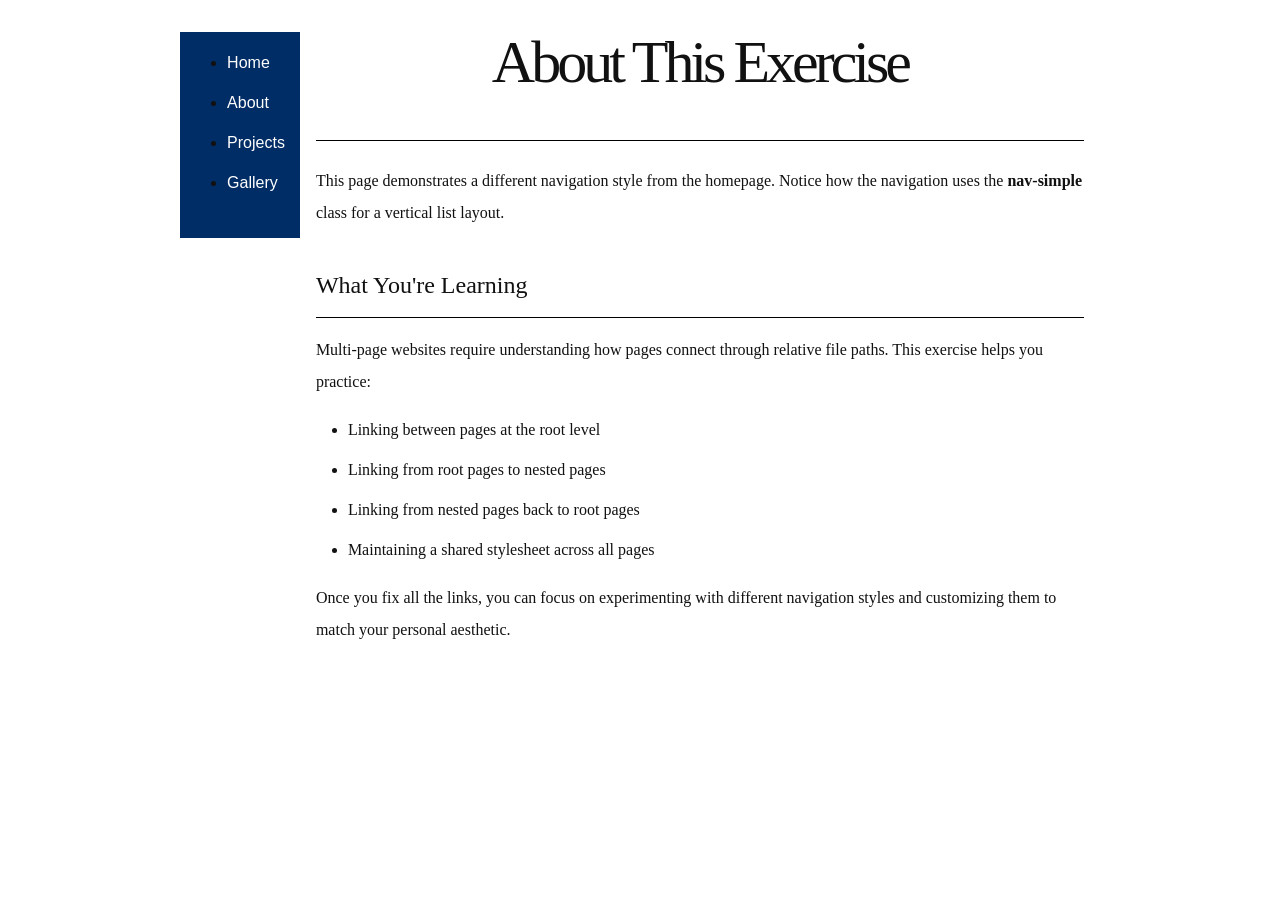
<file: week-06-exercise-01/about.html>
<!DOCTYPE html>
<html lang="en">

<head>
  <meta charset="UTF-8">
  <meta name="viewport" content="width=device-width, initial-scale=1.0">
  <title>Navigation Lab - About</title>
  <link rel="stylesheet" href="css/style.css">
</head>

<body>

  <nav class="nav-centered">
    <ul>
      <li><a href="index.html">Home</a></li>
      <li><a href="about.html">About</a></li>
      <li><a href="projects/index.html">Projects</a></li>
      <li><a href="gallery/index.html">Gallery</a></li>
    </ul>
  </nav>

  <main>
    <h1>About This Exercise</h1>

    <p>This page demonstrates a different navigation style from the homepage. Notice how the navigation uses the
      <strong>nav-simple</strong> class for a vertical list layout.
    </p>

    <h2>What You're Learning</h2>

    <p>Multi-page websites require understanding how pages connect through relative file paths. This exercise helps you
      practice:</p>

    <ul>
      <li>Linking between pages at the root level</li>
      <li>Linking from root pages to nested pages</li>
      <li>Linking from nested pages back to root pages</li>
      <li>Maintaining a shared stylesheet across all pages</li>
    </ul>

    <p>Once you fix all the links, you can focus on experimenting with different navigation styles and customizing them
      to match your personal aesthetic.</p>
  </main>

</body>

</html>
</file>
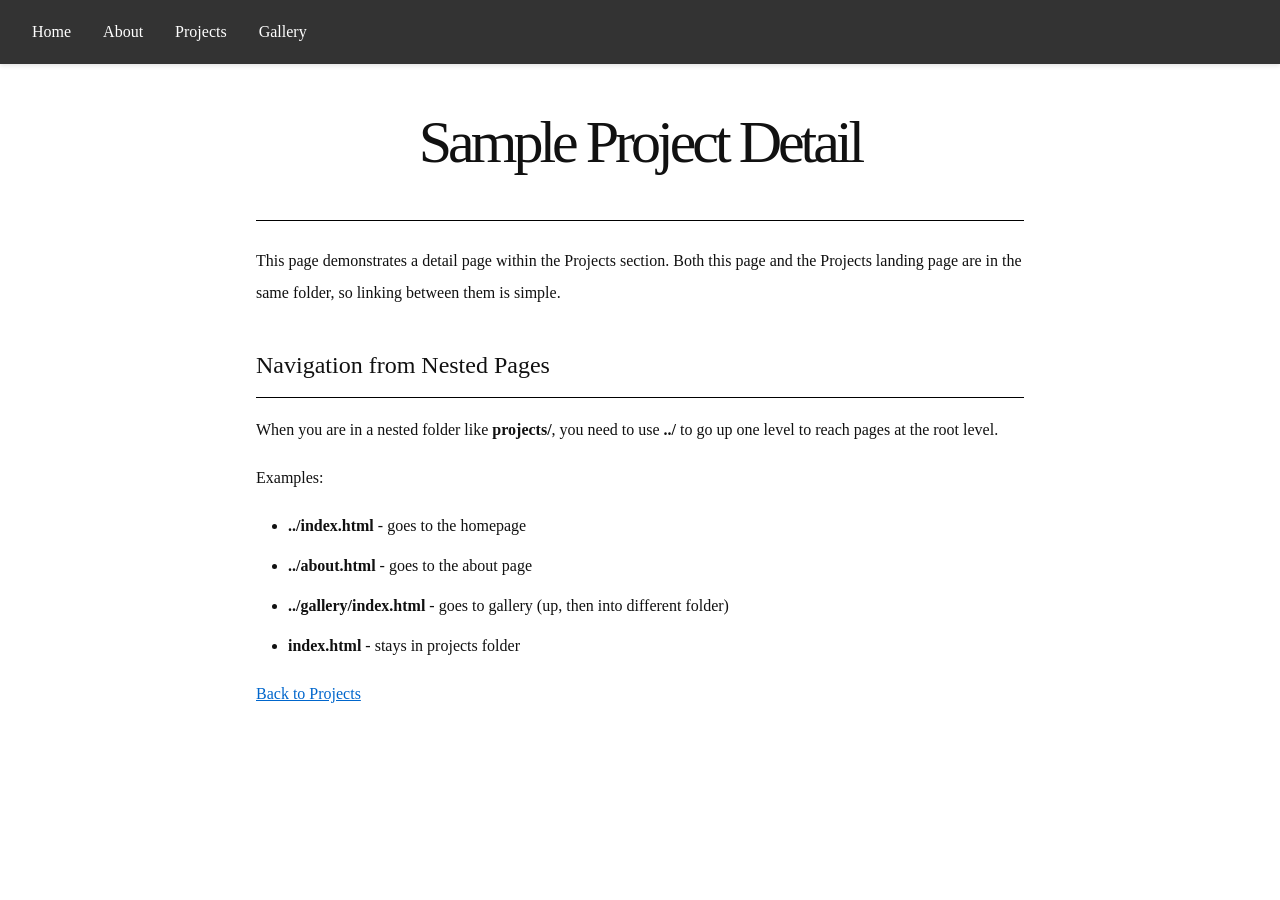
<file: week-06-exercise-01/projects/project-detail.html>
<!DOCTYPE html>
<html lang="en">

<head>
  <meta charset="UTF-8">
  <meta name="viewport" content="width=device-width, initial-scale=1.0">
  <title>Navigation Lab - Project Detail</title>
  <link rel="stylesheet" href="../css/style.css">
</head>

<body>

  <nav class="nav-horizontal">
    <ul>
      <li><a href="../index.html">Home</a></li>
      <li><a href="../about.html">About</a></li>
      <li><a href="index.html">Projects</a></li>
      <li><a href="../gallery/index.html">Gallery</a></li>
    </ul>
  </nav>

  <main>
    <h1>Sample Project Detail</h1>

    <p>This page demonstrates a detail page within the Projects section. Both this page and the Projects landing page
      are in the same folder, so linking between them is simple.</p>

    <h2>Navigation from Nested Pages</h2>

    <p>When you are in a nested folder like <strong>projects/</strong>, you need to use <strong>../</strong> to go up
      one level to reach pages at the root level.</p>

    <p>Examples:</p>
    <ul>
      <li><strong>../index.html</strong> - goes to the homepage</li>
      <li><strong>../about.html</strong> - goes to the about page</li>
      <li><strong>../gallery/index.html</strong> - goes to gallery (up, then into different folder)</li>
      <li><strong>index.html</strong> - stays in projects folder</li>
    </ul>

    <p><a href="index.html">Back to Projects</a></p>
  </main>

</body>

</html>
</file>
<file: project-02/style.css>
:root {
    --primary-color: #ffffff;
    --accent-color: #0984e3;
    --bg-color: #535151;
    --text-color: #13e0e0;
    --white: #000000;
    --transition-speed: 0.3s;
}

* {
    box-sizing: border-box;
    margin: 0;
    padding: 0;
}

body {
    font-family: 'Inter', sans-serif;
    background-color: var(--bg-color);
    color: var(--text-color);
    line-height: 1.6;
}

h1, h2, h3 {
    font-family: 'Playfair Display', serif;
    margin-bottom: 1rem;
}

h1 {
    font-size: 30px;
}

h2 {
    font-size: 25px;
    border-bottom: 2px solid var(--accent-color);
    display: inline-block;
}

.container {
    max-width: 1000px;
    margin: 0 auto;
    padding: 4rem 2rem;
}

header {
    background-color: var(--white);
    padding: 1rem;
    display: flex;
    flex-direction: column;
    align-items: center;
    box-shadow: 0 2px 10px rgba(0,0,0,0.05);
}

.nav-list {
    list-style: none;
    display: flex;
    gap: 20px;
    margin-top: 1rem;
}

.nav-list a {
    text-decoration: none;
    color: #ffffff;
    font-weight: 700;
    transition: color var(--transition-speed);
}

.nav-list a:hover {
    color: #13e0e0;
}

.project-list {
    list-style: none;
    padding: 0;
    margin-top: 2rem;
}

.project-list li {
    margin-bottom: 10px;
}

.project-list a {
    text-decoration: none;
    color: var(--text-color);
    font-weight: 600;
    transition: color var(--transition-speed);
}

.project-list a:hover {
    color: var(--white);
}

.contact-link {
    display: inline-block;
    margin-top: 10px;
    color: var(--text-color);
    text-decoration: none;
    font-weight: 600;
    transition: color var(--transition-speed);
}

.contact-link:hover {
    color: var(--white);
}

.location {
    margin-top: 10px;
    font-size: 1rem;
    color: var(--text-color);
}


@media (min-width: 768px) {
    header {
        flex-direction: row;
        justify-content: space-between;
    }
}
</file>
<file: week-03-exercise-01/style.css>
*{box-sizing:border-box;}
body {
    color: #959494;
    font-family: Garamond;
    background-color: #40dde6;
    margin: 20px;
    padding: 15px;
}
.card {
    background-color: #000000;
    border: 4px solid rgb(86, 87, 87);
    padding: 20px;
    margin: 0px auto;
    max-width: 600px;
}
    h1 {
        color: #ffffff;
        font-size: 30px;
        margin-bottom: 10px;
    }
    p {
        color: #959494;
        font-size: 20px;
        margin: 10px;
    }
</file>
<file: week-04-exercise-01/style.css>
* {
    box-sizing: border-box;
}

html,
body {
    min-height: 100vh;
    margin: 0;
}

body {
    font-family: "Times New Roman", serif;
    line-height: 2;
    display: flex;
    justify-content: center;
    align-items: flex-start;
    padding: 32px 0;
}

main {
    max-width: 800px;
    width: 90%;
    padding: 16px;
    border: 1px solid rgba(0, 0, 0, 0.25);
}

h1 {
    font-weight: normal;
    font-size: 48px;
    line-height: 1em;
    margin-top: 48px;
    margin-bottom: 48px;
    text-align: center;
}

h2 {
    font-size: 24px;
    margin-top: 48px;
    margin-bottom: 16px;
    border-bottom: 1px solid rgba(0, 0, 0, 1);
    padding-bottom: 16px;
}

p {
    margin-bottom: 16px;
}

.screenshot-container {
    margin: 32px 0;
    padding: 16px;
    border: 1px solid rgba(0, 0, 0, 1);
    text-align: center;
}

.screenshot-container img {
    max-width: 100%;
    height: auto;
    display: block;
    margin: 0 auto;
    border: 1px solid rgba(0, 0, 0, 0.25);
}
</file>
<file: week-04-exercise-02/style.css>
* {
    box-sizing: border-box;
}

html,
body {
    min-height: 100vh;
    margin: 0;
}

body {
  
    font-family: "Calibri", serif;
    line-height: 2;
    display: flex;
    justify-content: center;
    align-items: flex-start;
    padding: 32px 0;
    background-color: #000000;
}

main {
    max-width: 1200px;
    width: 90%;
    padding: 16px;
    border: 1px solid rgba(0, 0, 0, 0.25);
}

h1 {
    font-weight: normal;
    font-size: 48px;
    line-height: 1em;
    margin-top: 48px;
    margin-bottom: 48px;
    text-align: center;
    color: #b9b9b9;
}

main>p {
    margin-bottom: 32px;
    text-align: center;
    max-width: 800px;
    margin-left: auto;
    margin-right: auto;
    color: #b9b9b9;
}

.collection-grid {
    display: flex;
    flex-wrap: wrap;
    gap: 32px;
    justify-content: center;
    margin: 48px 0;
    color: #b9b9b9;
    background-color: #000000;
}

.collection-card {
    flex: 1 1 300px;
    border: 1px solid rgba(0, 0, 0, 0.25);
    background-color: #000931;
    padding: 16px;
}

.collection-card img {
    flex: 1 1 300px;
    width: 100%;
    height: auto;
    display: block;
    border: 1px solid rgba(0, 0, 0, 0.25);
    margin-bottom: 16px;
}

.collection-card h2 {
    flex: 1 1 300px;
    font-size: 24px;
    font-weight: bold;
    margin-top: 0;
    margin-bottom: 8px;
    line-height: 1.2;
}

.collection-card .details {
    flex: 1 1 300px;
    font-size: 14px;
    color: rgba(254, 254, 254, 0.6);
    margin-bottom: 16px;
    font-style: italic;
}

.collection-card .description {
    flex: 1 1 300px;
    font-size: 16px;
    margin-bottom: 0;
    line-height: 1.6;
}
   @media (width >= 480px) {
    .collection-card {
        flex-basis: 45%;
    }
   }
   @media (width >= 1024px) {
    .collection-card {
        flex-basis: 30%;
    }
   }
</file>
<file: week-05-exercise-01/style.css>
* {
    margin: 0;
    padding: 0;
    box-sizing: border-box;
}

body {
    font-family: "Times New Roman", serif;
    line-height: 2;
    background-color: #fafafa;
    color: #1F2937;
    padding: 32px 16px;
}

.container {
    max-width: 800px;
    margin: 0 auto;
    display: flex;
    flex-direction: column;
    gap: 48px;
}

h1 {
    font-size: 48px;
    line-height: 1em;
    font-weight: normal;
    text-align: center;
    margin-bottom: 16px;
}

.subtitle {
    text-align: center;
    font-size: 16px;
    color: #6B7280;
    margin-bottom: 32px;
}

h2 {
    font-size: 24px;
    font-weight: normal;
    border-bottom: 1px solid rgba(0, 0, 0, 1);
    padding-bottom: 8px;
    margin-bottom: 16px;
}

.button-section {
    padding: 32px;
    background-color: #ffffff;
    border: 1px solid rgba(0, 0, 0, 0.25);
}

.button-section p {
    font-size: 16px;
    margin-bottom: 24px;
}

button {
    font-family: "Times New Roman", serif;
    font-size: 16px;
    cursor: pointer;
    border-radius: 0;
}

.button-01 {
    background-color: #0066CC;
    color: #ffffff;
    padding: 16px 32px;
    border: 2px solid #0066CC;
    transition: background-color 0.3s ease, color 0.3s ease, border-color 0.3s ease;
}

.button-01:hover {
    background-color: #ffffff;
    color: #0066CC;
    border-color: #0066CC;
}

.button-02 {
    background-color: #0e6027;
    color: #ffffff;
    padding: 16px 32px;
    border: 2px solid #0e6027;
    transition: transform 0.3s ease, box-shadow 0.3s ease;
}

.button-02:hover {
    transform: translateY(-4px);
    box-shadow: 0 8px 16px rgba(0, 0, 0, 0.2);
}
.box {
    border-style: solid;
    border-width: 2px;
    display: block;
    width: 100px;
    height: 50px;
    background-color: #aba0b1;
    transition:
        width 2s,   
        height 2s,
        background-color 2s,
        rotate 2s;
}
.box:hover {
    background-color: #674290;
    width: 200px;
    height: 200px;
    rotate: 180deg;
}
.button-02:hover {
    transform: translateY(-4px);
    box-shadow: 0 8px 16px rgba(0, 0, 0, 0.2);
}
.box {
    border-style: solid;
    border-width: 2px;
    display: block;
    width: 100px;
    height: 50px;
    background-color: #aba0b1;
    transition:
        width 2s,   
        height 2s,
        background-color 2s,
        rotate 2s;
}
.slide-button {
  /* Layout & Base Styles */
  position: relative;
  display: inline-block;
  padding: 14px 28px;
  font-size: 16px;
  font-weight: 600;
  color: #007bff;
  background-color: transparent;
  border: 2px solid #007bff;
  border-radius: 6px;
  cursor: pointer;
  overflow: hidden; 
  z-index: 1;
  transition: color 0.4s ease;
}
.slide-button::before {
  content: '';
  position: absolute;
  top: 0;
  left: 0;
  width: 100%;
  height: 100%;
  background-color: #007bff;
  
  transform: translateX(-100%); 

  z-index: -1; 
  
  transition: transform 0.4s cubic-bezier(0.25, 1, 0.5, 1);
}

.slide-button:hover {
  color: #ffffff;
}

.slide-button:hover::before {
  transform: translateX(0); 
}

.fade-button {
  display: inline-block;
  padding: 14px 28px;
  font-size: 16px;
  font-weight: 600;
  text-decoration: none;
  color: #ffffff;
  background-color: #4f46e5;
  border: 1px solid #4338ca;
  border-radius: 8px;
  cursor: pointer;
  outline: none;

  transition: 
    background-color 0.4s ease, 
    border-color 0.4s ease, 
    box-shadow 0.4s ease,
    transform 0.2s ease;
}

.fade-button:hover {
  background-color: #7c3aed;
  border-color: #6d28d9;
  
  box-shadow: 0 10px 20px -5px rgba(124, 58, 237, 0.4); 
  
  transform: translateY(-1px);
}

.fade-button:active {
  transform: translateY(1px);
  box-shadow: 0 4px 10px -3px rgba(124, 58, 237, 0.4);
}

.shrink-button {
  display: inline-block;
  padding: 14px 40px; 
  font-size: 16px;
  font-weight: 600;
  color: #ffffff;
  background-color: #059669; 
  border: none;
  border-radius: 50px;
  cursor: pointer;
  
  white-space: nowrap; 
  
  transition: 
    padding 0.3s cubic-bezier(0.4, 0, 0.2, 1),
    background-color 0.3s ease;
}

.shrink-button:hover {
  background-color: #047857; 
  
  padding-left: 20px;
  padding-right: 20px;
}

.shrink-button:active {
  transform: scale(0.96); 
}
</file>
<file: week-06-exercise-01/css/style.css>
* {
  margin: 0;
  padding: 0;
  box-sizing: border-box;
}

body {
  font-family: "Times New Roman", serif;
  font-size: 16px;
  line-height: 2;
  color: #111111;
  background-color: #ffffff;
  display: flex;
  justify-content: center;
  align-items: flex-start;
  min-height: 100vh;
  padding: 32px 0;
}

main {
  max-width: 800px;
  width: 100%;
  padding: 0 16px;
}

h1 {
  font-size: 3.75rem;
  font-weight: normal;
  line-height: 1em;
  letter-spacing: -0.25rem;
  text-align: center;
  margin-bottom: 24px;
  padding-bottom: 48px;
  border-bottom: 1px solid rgba(0, 0, 0, 1);
}

h2 {
  font-size: 24px;
  font-weight: normal;
  margin-top: 32px;
  margin-bottom: 16px;
  padding-bottom: 8px;
  border-bottom: 1px solid rgba(0, 0, 0, 1);
}

p {
  margin-bottom: 16px;
}

ul {
  margin-left: 32px;
  margin-bottom: 16px;
}

li {
  margin-bottom: 8px;
}

a {
  color: #0066CC;
  text-decoration: underline;
}

a:hover {
  color: #004499;
}

code {
  font-family: monospace;
  background-color: #f5f5f5;
  padding: 2px 6px;
  border: 1px solid rgba(0, 0, 0, 0.25);
}

.nav-simple {
  position: fixed;
  left: 32px;
  top: 32px;
  width: 200px;
}

.nav-simple ul {
  list-style: none;
  margin: 0;
  padding: 0;
}

.nav-simple li {
  margin-bottom: 8px;
}

.nav-simple a {
  display: block;
  padding: 8px 16px;
  color: #0066CC;
  text-decoration: none;
  background-color: #fafafa;
  border: 1px solid rgba(0, 0, 0, 0.25);
  transition: background-color 0.3s ease, color 0.3s ease;
}

.nav-simple a:hover {
  background-color: #0066CC;
  color: #ffffff;
}

.nav-simple+main {
  margin-left: 232px;
}

.nav-horizontal {
  position: fixed;
  top: 0;
  left: 0;
  right: 0;
  background-color: #333333;
  padding: 0 32px;
  box-shadow: 0 2px 4px rgba(0, 0, 0, 0.1);
  z-index: 1000;
}

.nav-horizontal ul {
  list-style: none;
  margin: 0;
  padding: 0;
  display: flex;
  gap: 32px;
}

.nav-horizontal li {
  margin-bottom: 0;
}

.nav-horizontal a {
  display: block;
  padding: 16px 0;
  color: #ffffff;
  text-decoration: none;
  transition: color 0.3s ease;
}

.nav-horizontal a:hover {
  color: #0066CC;
}

.nav-horizontal+main {
  margin-top: 80px;
}

.nav-centered{
  display: flex;
  justify-content: center;
  gap: 30px;
  background-color: #002d65;
  padding: 15px;
}

.nav-custom ul {}

.nav-custom li {}

.nav-centered a {
  color: rgb(255, 255, 255);
  text-decoration: none;
  font-family: Arial, sans-serif;
}

.nav-centered a:hover {
  color: #0066CC;
}

@media (width >=480px) {}

@media (width >=1024px) {}
</file>
